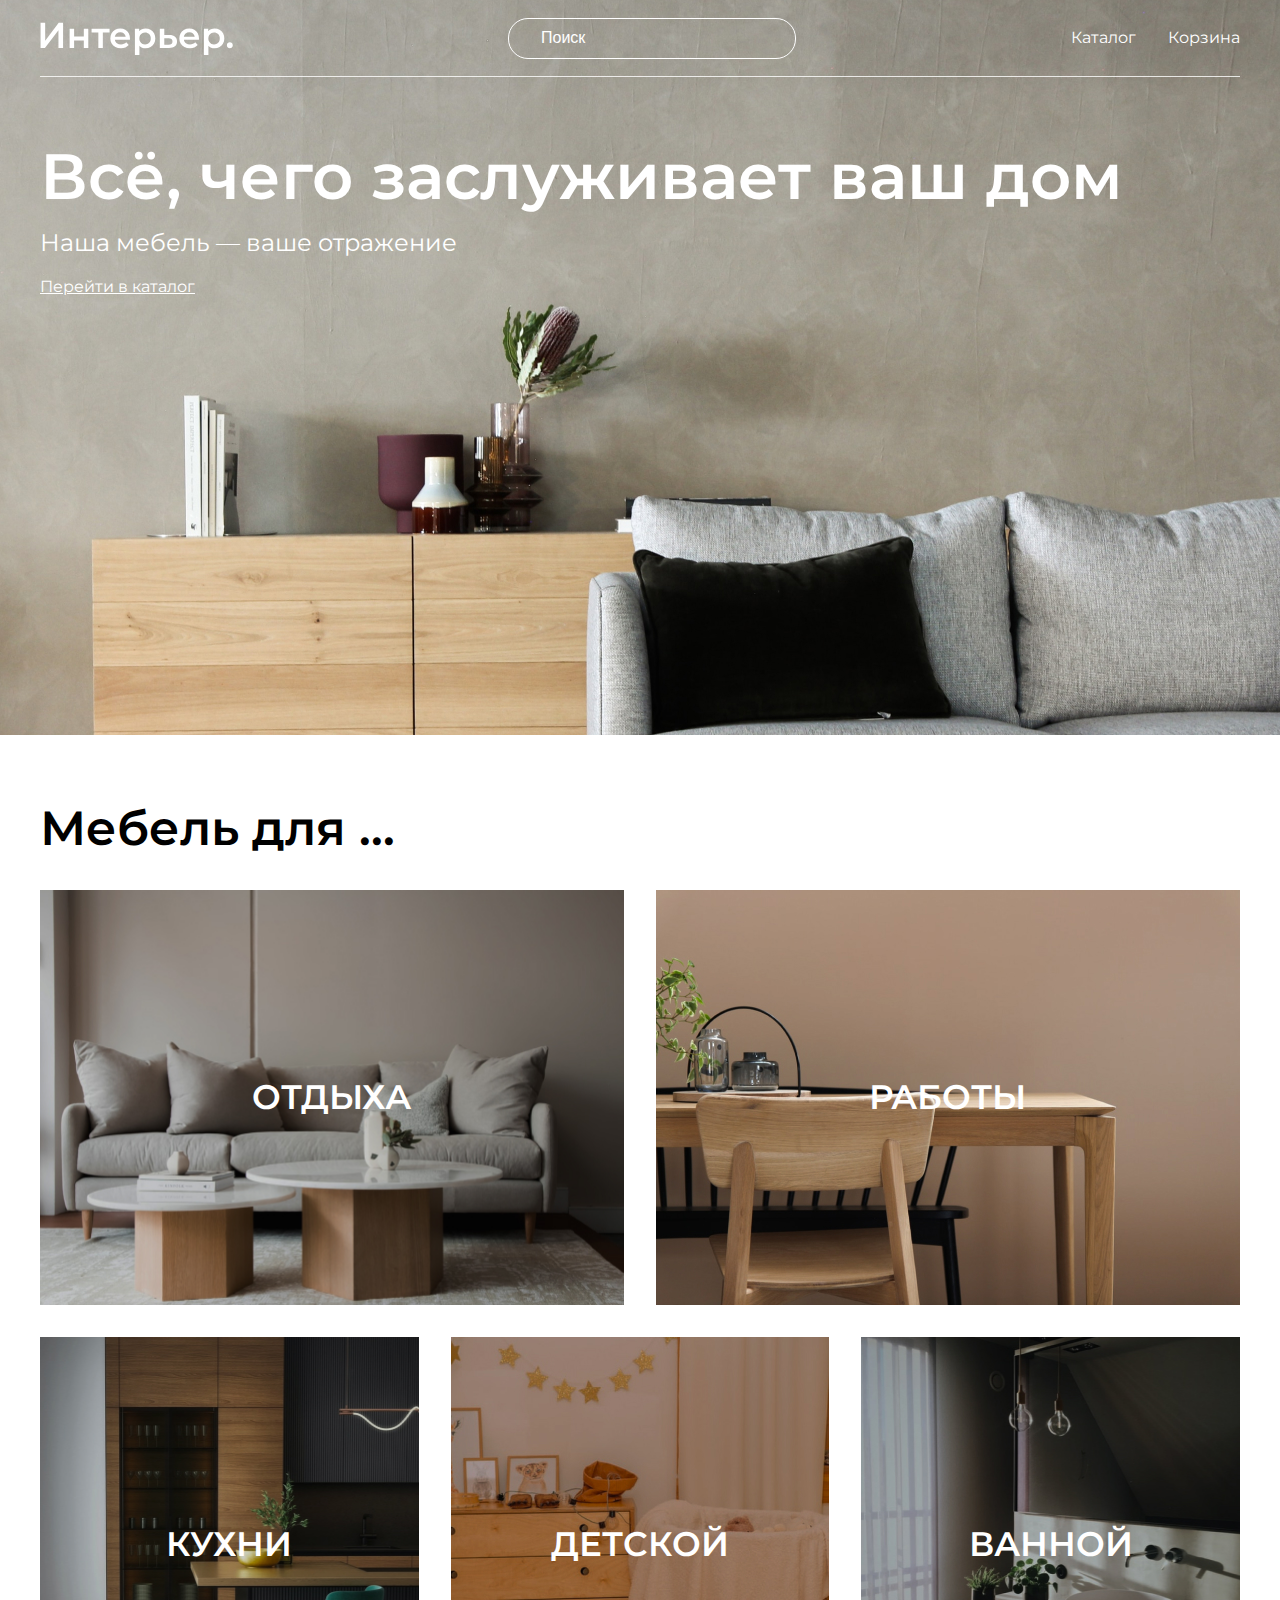
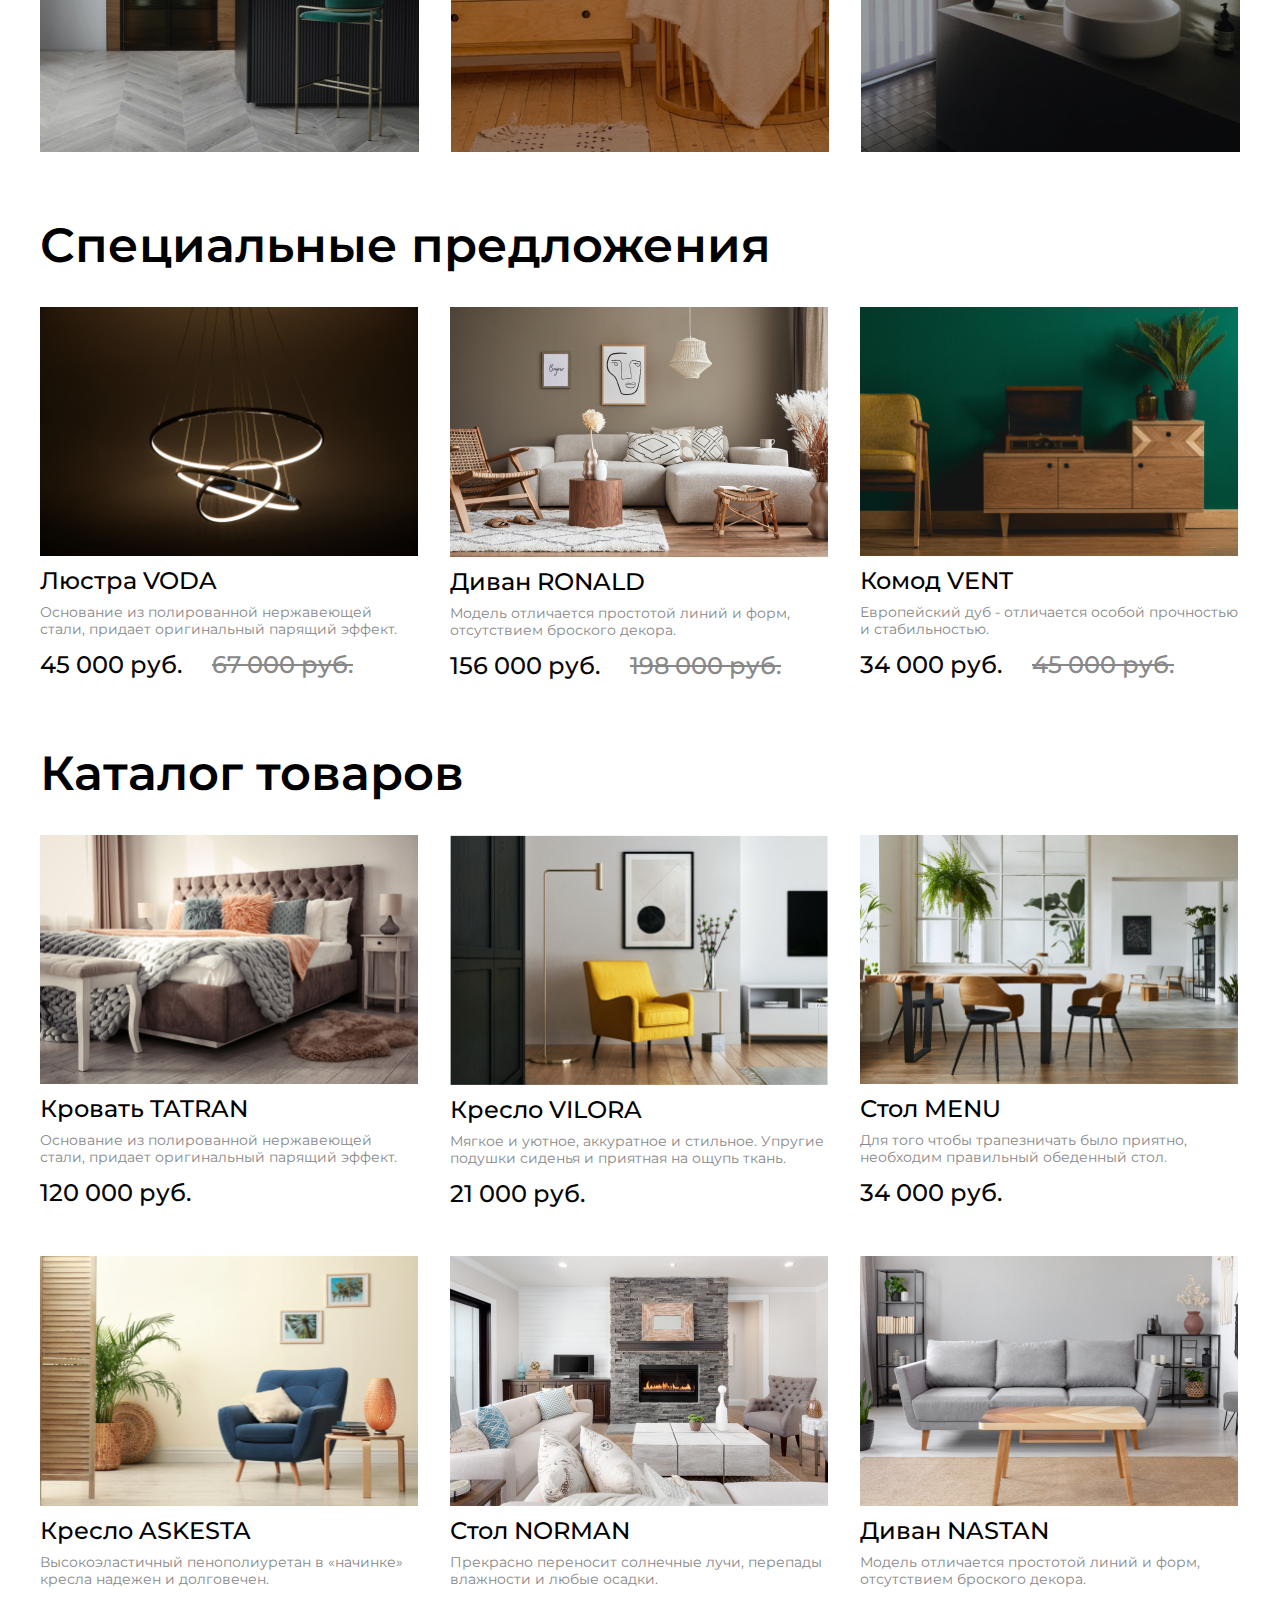
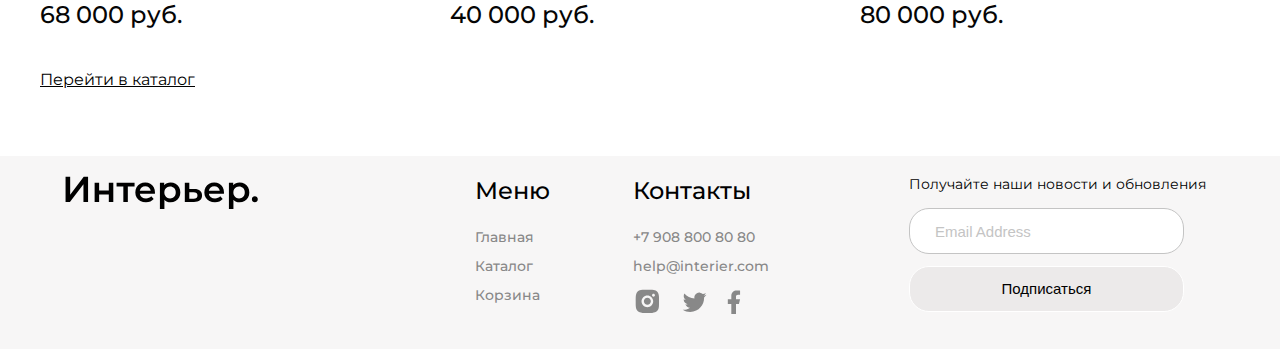
<file: index.html>
<!DOCTYPE html>
<html lang="ru">

<head>
  <meta charset="UTF-8">
  <meta http-equiv="X-UA-Compatible" content="IE=edge">
  <meta name="viewport" content="width=device-width, initial-scale=1.0">
  <title>Интернет-магазин</title>
  <link rel="preconnect" href="https://fonts.googleapis.com">
  <link rel="preconnect" href="https://fonts.gstatic.com" crossorigin>
  <link href="https://fonts.googleapis.com/css2?family=Montserrat:wght@400;500;600&display=swap" rel="stylesheet">
  <link rel="stylesheet" href="style.css">
</head>

<body>
 <div class="top center">
  <header class="main_header">
    <a class="logo" href="index.html"><img class="logo_img" src="img/logo.svg" alt="логотип"></a>
    <input placeholder="Поиск" class="header_input link_effect" type="text">
    <nav class="menu">
      <a href="catalog.html" class="menu_link link_effect">Каталог</a>
      <a href="cart.html" class="menu_link link_effect">Корзина</a> 
    </nav>
    <div class="menu_mob">
      <a href="#"><svg width="17" height="16" viewBox="0 0 17 16" fill="none" xmlns="http://www.w3.org/2000/svg">
        <path d="M2.7515 1.99141C1.59282 3.14838 0.918906 4.70363 0.867092 6.34023C0.815278 7.97682 1.38946 9.57159 2.47264 10.7995C3.55581 12.0275 5.06645 12.7962 6.69672 12.9491C8.29727 13.0991 9.89485 12.6444 11.1757 11.6766L14.5069 15.0085L14.5069 15.0085C14.5897 15.0914 14.6881 15.1571 14.7963 15.2019C14.9046 15.2468 15.0206 15.2698 15.1377 15.2698C15.2549 15.2698 15.3709 15.2468 15.4791 15.2019C15.5873 15.1571 15.6857 15.0914 15.7685 15.0085C15.8514 14.9257 15.9171 14.8274 15.9619 14.7191C16.0068 14.6109 16.0298 14.4949 16.0298 14.3777C16.0298 14.2606 16.0068 14.1446 15.9619 14.0363C15.9171 13.9281 15.8514 13.8298 15.7685 13.7469L15.7685 13.7469L12.4368 10.416C13.4021 9.13496 13.8547 7.53846 13.7038 5.93943C13.5501 4.31054 12.7816 2.80139 11.5547 1.719C10.3277 0.636623 8.73451 0.0623154 7.09916 0.11292C5.46381 0.163525 3.90917 0.835233 2.7515 1.99141ZM2.7515 1.99141L2.82216 2.06217L2.7515 1.99141ZM10.5895 3.25366C11.0271 3.68416 11.3751 4.19703 11.6135 4.76269C11.8518 5.32835 11.9758 5.93561 11.9783 6.54944C11.9808 7.16327 11.8618 7.77152 11.628 8.3391C11.3943 8.90669 11.0505 9.42238 10.6164 9.85642C10.1824 10.2905 9.66668 10.6343 9.09909 10.868C8.53151 11.1018 7.92326 11.2208 7.30943 11.2183C6.6956 11.2158 6.08834 11.0918 5.52268 10.8535C4.95702 10.6151 4.44415 10.2671 4.01365 9.82954C3.15334 8.95509 2.67341 7.77613 2.6784 6.54944C2.6834 5.32275 3.17291 4.14773 4.04032 3.28033C4.90772 2.41292 6.08274 1.92341 7.30943 1.91841C8.53612 1.91342 9.71508 2.39335 10.5895 3.25366Z" fill="white" stroke="white" stroke-width="0.2"/>
        </svg>
      </a>
      <a href="catalog.html"><svg width="19" height="19" viewBox="0 0 19 19" fill="none" xmlns="http://www.w3.org/2000/svg">
        <rect width="5" height="5" fill="white"/>
        <rect y="7" width="5" height="5" fill="white"/>
        <rect y="14" width="5" height="5" fill="white"/>
        <rect x="7" y="7" width="5" height="5" fill="white"/>
        <rect x="7" y="14" width="5" height="5" fill="white"/>
        <rect x="7" width="5" height="5" fill="white"/>
        <rect x="14" y="7" width="5" height="5" fill="white"/>
        <rect x="14" y="14" width="5" height="5" fill="white"/>
        <rect x="14" width="5" height="5" fill="white"/>
        </svg>
      </a>
      <a href="cart.html"><svg width="19" height="17" viewBox="0 0 19 17" fill="none" xmlns="http://www.w3.org/2000/svg">
        <path d="M11.5834 16.8333C12.1359 16.8333 12.6658 16.6138 13.0566 16.2231C13.4473 15.8324 13.6667 15.3025 13.6667 14.75C13.6667 14.1974 13.4473 13.6675 13.0566 13.2768C12.6658 12.8861 12.1359 12.6666 11.5834 12.6666C11.0309 12.6666 10.501 12.8861 10.1103 13.2768C9.71957 13.6675 9.50008 14.1974 9.50008 14.75C9.50008 15.3025 9.71957 15.8324 10.1103 16.2231C10.501 16.6138 11.0309 16.8333 11.5834 16.8333ZM4.29174 16.8333C4.84428 16.8333 5.37418 16.6138 5.76488 16.2231C6.15558 15.8324 6.37508 15.3025 6.37508 14.75C6.37508 14.1974 6.15558 13.6675 5.76488 13.2768C5.37418 12.8861 4.84428 12.6666 4.29174 12.6666C3.73921 12.6666 3.20931 12.8861 2.81861 13.2768C2.4279 13.6675 2.20841 14.1974 2.20841 14.75C2.20841 15.3025 2.4279 15.8324 2.81861 16.2231C3.20931 16.6138 3.73921 16.8333 4.29174 16.8333ZM17.873 2.16975C18.133 2.16136 18.3796 2.05217 18.5606 1.86525C18.7416 1.67834 18.8428 1.42836 18.8428 1.16819C18.8428 0.908013 18.7416 0.658037 18.5606 0.471123C18.3796 0.28421 18.133 0.175013 17.873 0.166626H16.674C15.7345 0.166626 14.922 0.818709 14.7178 1.73538L13.4126 7.61246C13.2084 8.52912 12.3959 9.18121 11.4563 9.18121H3.63133L2.12924 3.17079H11.8636C12.1212 3.15904 12.3644 3.04844 12.5425 2.86199C12.7206 2.67555 12.82 2.42761 12.82 2.16975C12.82 1.91189 12.7206 1.66395 12.5425 1.47751C12.3644 1.29106 12.1212 1.18046 11.8636 1.16871H2.12924C1.82473 1.16862 1.5242 1.23796 1.25051 1.37145C0.976816 1.50495 0.737162 1.69909 0.549763 1.93911C0.362364 2.17913 0.232155 2.45872 0.169035 2.75662C0.105913 3.05452 0.111544 3.36289 0.185495 3.65829L1.68758 9.66662C1.79586 10.1002 2.046 10.485 2.39821 10.7601C2.75042 11.0351 3.18447 11.1844 3.63133 11.1843H11.4563C12.368 11.1845 13.2524 10.8736 13.9636 10.3032C14.6748 9.73275 15.1701 8.93681 15.3678 8.04683L16.674 2.16975H17.873Z" fill="white"/>
        </svg>
      </a>
    </div>
  </header>

  <section class="top_content">
    <h1 class="title">Всё, чего заслуживает ваш дом</h1>
    <p class="top_text">Наша мебель — ваше отражение</p>
    <a href="catalog.html" class="catalog_link link_effect">Перейти в каталог</a>
  </section>
 </div>
  
<div class="for center">
  <h2 class="heading">Мебель для ...</h2>
  <div class="for_content">
    <div class="for_item for_item_1 for_item_big link_effect">ОТДЫХА</div>
    <div class="for_item for_item_2 for_item_big link_effect">РАБОТЫ</div>
    <div class="for_item for_item_3 link_effect">КУХНИ</div>
    <div class="for_item for_item_4 link_effect">ДЕТСКОЙ</div>
    <div class="for_item for_item_5 link_effect">ВАННОЙ</div>
  </div>
</div>

 <div class="product_box center">
    <h2 class="heading">Специальные предложения</h2>
    <div class="product_content">
      <div class="product">
        <img src="img/special_offer/voda.jpg" alt="Люстра_Вода" class="product_img">
        <a href="" class="product_name">Люстра VODA</a>
        <p class="product_description">Основание из полированной нержавеющей стали, придает оригинальный парящий эффект.</p>
        <div class="product_box_price">
          <span class="actual_price">45 000 руб.</span>
          <span class="actual_price old_price">67 000 руб.</span>
        </div>
      </div>
      
      <div class="product">
        <img src="img/special_offer/ronald.jpg" alt="Диван RONALD" class="product_img">
        <a href="" class="product_name">Диван RONALD</a>
        <p class="product_description">Модель отличается простотой линий и форм, отсутствием броского декора.</p>
        <div class="product_box_price">
          <span class="actual_price">156 000 руб.</span>
          <span class="actual_price old_price">198 000 руб.</span>
        </div>
      </div>

      <div class="product">
        <img src="img/special_offer/vent.jpg" alt="Комод VENT" class="product_img">
        <a href="" class="product_name">Комод VENT</a>
        <p class="product_description">Европейский дуб - отличается особой прочностью и стабильностью.</p>
        <div class="product_box_price">
          <span class="actual_price">34 000 руб.</span>
          <span class="actual_price old_price">45 000 руб.</span>
        </div>
      </div>

    </div>
 </div>

<div class="product_box center">
  <h2 class="heading" >Каталог товаров</h2>
  <div class="product_content">
    <div class="product">
      <img src="img/catalog/tatran.jpg" alt="Кровать TATRAN" class="product_img">
      <a href="" class="product_name">Кровать TATRAN</a>
      <p class="product_description">Основание из полированной нержавеющей стали, придает оригинальный парящий эффект.</p>
      <div class="product_box_price">
        <span class="actual_price">120 000 руб.</span>
      </div>
    </div>

    <div class="product">
      <img src="img/catalog/vilora.jpg" alt="Кресло VILORA" class="product_img">
      <a href="" class="product_name">Кресло VILORA</a>
      <p class="product_description">Мягкое и уютное, аккуратное и стильное. Упругие подушки сиденья и приятная на ощупь ткань.</p>
      <div class="product_box_price">
        <span class="actual_price">21 000 руб.</span>
      </div>
    </div>

    <div class="product">
      <img src="img/catalog/menu.jpg" alt="Стол MENU" class="product_img">
      <a href="" class="product_name">Стол MENU</a>
      <p class="product_description">Для того чтобы трапезничать было приятно, необходим правильный обеденный стол.</p>
      <div class="product_box_price">
        <span class="actual_price">34 000 руб.</span>
      </div>
    </div>

    <div class="product">
      <img src="img/catalog/askesta.png" alt="Кресло ASKESTA" class="product_img">
      <a href="" class="product_name">Кресло ASKESTA</a>
      <p class="product_description">Высокоэластичный пенополиуретан в «начинке» кресла надежен и долговечен.</p>
      <div class="product_box_price">
        <span class="actual_price">68 000 руб.</span>
      </div>
    </div>

    <div class="product">
      <img src="img/catalog/norman.jpg" alt="Стол NORMAN" class="product_img">
      <a href="" class="product_name">Стол NORMAN</a>
      <p class="product_description">Прекрасно переносит солнечные лучи, перепады влажности и любые осадки.</p>
      <div class="product_box_price">
        <span class="actual_price">40 000 руб.</span>
      </div>
    </div>

    <div class="product">
      <img src="img/catalog/nastan.jpg" alt="Диван NASTAN" class="product_img">
      <a href="" class="product_name">Диван NASTAN</a>
      <p class="product_description">Модель отличается простотой линий и форм, отсутствием броского декора.</p>
      <div class="product_box_price">
        <span class="actual_price">80 000 руб.</span>
      </div>
    </div>
  </div>

</div>

<div class="link_box center">
    <a href="catalog.html" class="catalog_link catalog_link_footer link_effect">Перейти в каталог</a>
</div>
  
<footer>
<div class="footer center">

  <div class="footer_logo">
    <a class="logo" href="index.html"><img class="logo_footer" src="img/logo_footer.svg" alt="логотип"></a>
  </div>

  <div class="footer_content">
    <div class="footer_info">
      <div class="nav_footer_item">
        <h4 class="header_menu_and_contacts">Меню</h4>
        <a href="index.html" class="contacts link_effect">Главная</a>
        <a href="catalog.html" class="contacts link_effect">Каталог</a>
        <a href="cart.html" class="contacts link_effect">Корзина</a>
      </div>

      <div class="footer_item">
        <h4 class="header_menu_and_contacts">Контакты</h4>
        <a href="#" class="contacts link_effect">+7 908 800 80 80</a>
        <a href="#" class="contacts link_effect">help@interier.com</a>
        <div class="footer_icons">
          <a href="#" class="link_effect"><img src="img/inst.svg" alt="Инстаграм"></a>
          <a href="#" class="link_effect"><img src="img/twitter.svg" alt="Твиттер"></a>
          <a href="#" class="link_effect"><img src="img/facebook.svg" alt="Фейсбук"></a>
        </div>
      </div>
    </div>

    <div class="footer_form">
      <form action="#">
        <p class="news_and_update">Получайте наши новости и обновления</p>
        <input placeholder="Email Address" type="email" class="email_area link_effect"> <br>
        <button class="button mybtn link_effect">Подписаться</button>
      </form>
    </div>
  </div>

</div>
</footer>

</body>

</html>
</file>
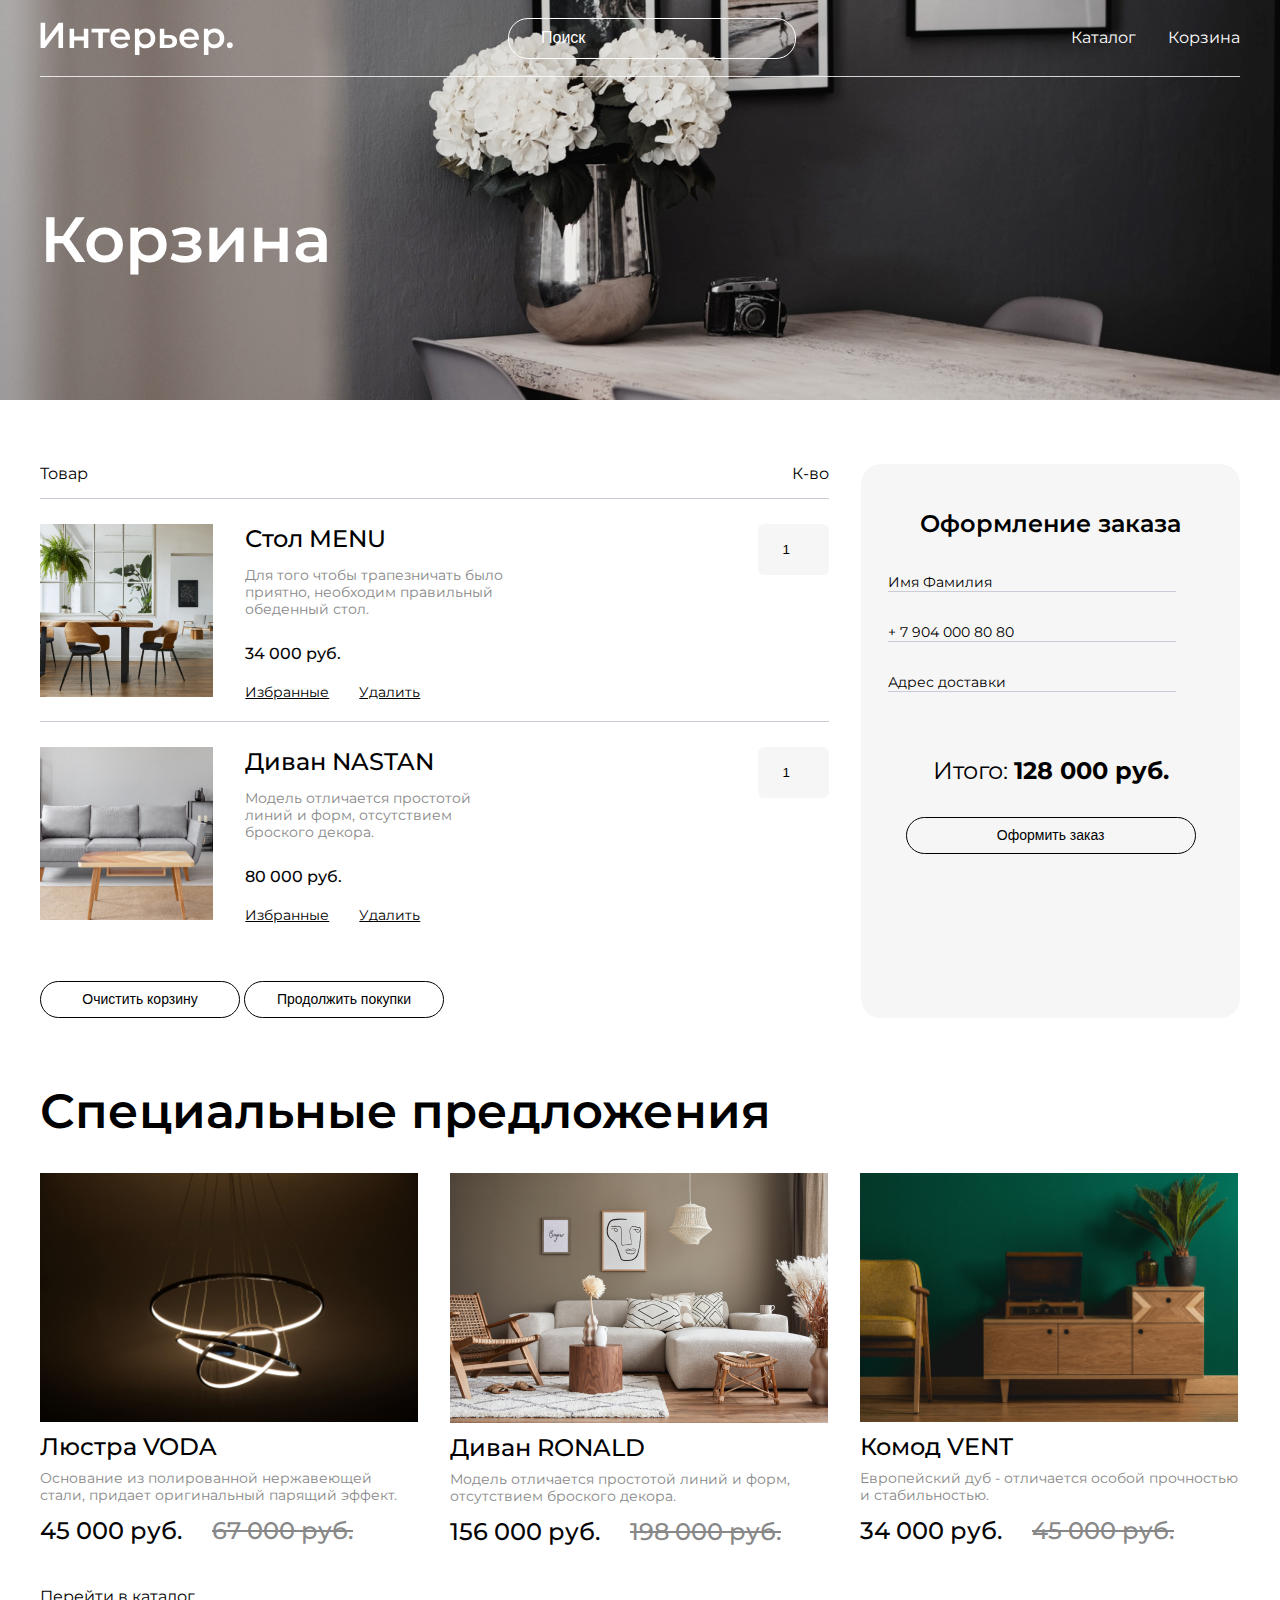
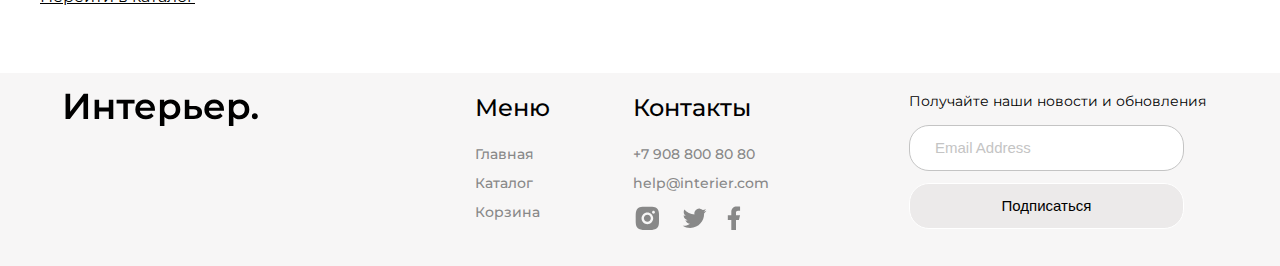
<file: cart.html>
<!DOCTYPE html>
<html lang="ru">

<head>
  <meta charset="UTF-8">
  <meta http-equiv="X-UA-Compatible" content="IE=edge">
  <meta name="viewport" content="width=device-width, initial-scale=1.0">
  <title>Корзина</title>
  <link rel="preconnect" href="https://fonts.googleapis.com">
  <link rel="preconnect" href="https://fonts.gstatic.com" crossorigin>
  <link href="https://fonts.googleapis.com/css2?family=Montserrat:wght@400;500;600&display=swap" rel="stylesheet">
  <link rel="stylesheet" href="style.css">
</head>

<body>
 <div class="top_cart center">
  <header class="main_header">
    <a class="logo" href="index.html"><img class="logo_img" src="img/logo.svg" alt="логотип"></a>
    <input placeholder="Поиск" class="header_input link_effect" type="text">
    <nav class="menu">
      <a href="catalog.html" class="menu_link link_effect">Каталог</a>
      <a href="cart.html" class="menu_link link_effect">Корзина</a> 
    </nav>
    <div class="menu_mob">
      <a href="#"><svg width="17" height="16" viewBox="0 0 17 16" fill="none" xmlns="http://www.w3.org/2000/svg">
        <path d="M2.7515 1.99141C1.59282 3.14838 0.918906 4.70363 0.867092 6.34023C0.815278 7.97682 1.38946 9.57159 2.47264 10.7995C3.55581 12.0275 5.06645 12.7962 6.69672 12.9491C8.29727 13.0991 9.89485 12.6444 11.1757 11.6766L14.5069 15.0085L14.5069 15.0085C14.5897 15.0914 14.6881 15.1571 14.7963 15.2019C14.9046 15.2468 15.0206 15.2698 15.1377 15.2698C15.2549 15.2698 15.3709 15.2468 15.4791 15.2019C15.5873 15.1571 15.6857 15.0914 15.7685 15.0085C15.8514 14.9257 15.9171 14.8274 15.9619 14.7191C16.0068 14.6109 16.0298 14.4949 16.0298 14.3777C16.0298 14.2606 16.0068 14.1446 15.9619 14.0363C15.9171 13.9281 15.8514 13.8298 15.7685 13.7469L15.7685 13.7469L12.4368 10.416C13.4021 9.13496 13.8547 7.53846 13.7038 5.93943C13.5501 4.31054 12.7816 2.80139 11.5547 1.719C10.3277 0.636623 8.73451 0.0623154 7.09916 0.11292C5.46381 0.163525 3.90917 0.835233 2.7515 1.99141ZM2.7515 1.99141L2.82216 2.06217L2.7515 1.99141ZM10.5895 3.25366C11.0271 3.68416 11.3751 4.19703 11.6135 4.76269C11.8518 5.32835 11.9758 5.93561 11.9783 6.54944C11.9808 7.16327 11.8618 7.77152 11.628 8.3391C11.3943 8.90669 11.0505 9.42238 10.6164 9.85642C10.1824 10.2905 9.66668 10.6343 9.09909 10.868C8.53151 11.1018 7.92326 11.2208 7.30943 11.2183C6.6956 11.2158 6.08834 11.0918 5.52268 10.8535C4.95702 10.6151 4.44415 10.2671 4.01365 9.82954C3.15334 8.95509 2.67341 7.77613 2.6784 6.54944C2.6834 5.32275 3.17291 4.14773 4.04032 3.28033C4.90772 2.41292 6.08274 1.92341 7.30943 1.91841C8.53612 1.91342 9.71508 2.39335 10.5895 3.25366Z" fill="white" stroke="white" stroke-width="0.2"/>
        </svg>
      </a>
      <a href="catalog.html"><svg width="19" height="19" viewBox="0 0 19 19" fill="none" xmlns="http://www.w3.org/2000/svg">
        <rect width="5" height="5" fill="white"/>
        <rect y="7" width="5" height="5" fill="white"/>
        <rect y="14" width="5" height="5" fill="white"/>
        <rect x="7" y="7" width="5" height="5" fill="white"/>
        <rect x="7" y="14" width="5" height="5" fill="white"/>
        <rect x="7" width="5" height="5" fill="white"/>
        <rect x="14" y="7" width="5" height="5" fill="white"/>
        <rect x="14" y="14" width="5" height="5" fill="white"/>
        <rect x="14" width="5" height="5" fill="white"/>
        </svg>
      </a>
      <a href="cart.html"><svg width="19" height="17" viewBox="0 0 19 17" fill="none" xmlns="http://www.w3.org/2000/svg">
        <path d="M11.5834 16.8333C12.1359 16.8333 12.6658 16.6138 13.0566 16.2231C13.4473 15.8324 13.6667 15.3025 13.6667 14.75C13.6667 14.1974 13.4473 13.6675 13.0566 13.2768C12.6658 12.8861 12.1359 12.6666 11.5834 12.6666C11.0309 12.6666 10.501 12.8861 10.1103 13.2768C9.71957 13.6675 9.50008 14.1974 9.50008 14.75C9.50008 15.3025 9.71957 15.8324 10.1103 16.2231C10.501 16.6138 11.0309 16.8333 11.5834 16.8333ZM4.29174 16.8333C4.84428 16.8333 5.37418 16.6138 5.76488 16.2231C6.15558 15.8324 6.37508 15.3025 6.37508 14.75C6.37508 14.1974 6.15558 13.6675 5.76488 13.2768C5.37418 12.8861 4.84428 12.6666 4.29174 12.6666C3.73921 12.6666 3.20931 12.8861 2.81861 13.2768C2.4279 13.6675 2.20841 14.1974 2.20841 14.75C2.20841 15.3025 2.4279 15.8324 2.81861 16.2231C3.20931 16.6138 3.73921 16.8333 4.29174 16.8333ZM17.873 2.16975C18.133 2.16136 18.3796 2.05217 18.5606 1.86525C18.7416 1.67834 18.8428 1.42836 18.8428 1.16819C18.8428 0.908013 18.7416 0.658037 18.5606 0.471123C18.3796 0.28421 18.133 0.175013 17.873 0.166626H16.674C15.7345 0.166626 14.922 0.818709 14.7178 1.73538L13.4126 7.61246C13.2084 8.52912 12.3959 9.18121 11.4563 9.18121H3.63133L2.12924 3.17079H11.8636C12.1212 3.15904 12.3644 3.04844 12.5425 2.86199C12.7206 2.67555 12.82 2.42761 12.82 2.16975C12.82 1.91189 12.7206 1.66395 12.5425 1.47751C12.3644 1.29106 12.1212 1.18046 11.8636 1.16871H2.12924C1.82473 1.16862 1.5242 1.23796 1.25051 1.37145C0.976816 1.50495 0.737162 1.69909 0.549763 1.93911C0.362364 2.17913 0.232155 2.45872 0.169035 2.75662C0.105913 3.05452 0.111544 3.36289 0.185495 3.65829L1.68758 9.66662C1.79586 10.1002 2.046 10.485 2.39821 10.7601C2.75042 11.0351 3.18447 11.1844 3.63133 11.1843H11.4563C12.368 11.1845 13.2524 10.8736 13.9636 10.3032C14.6748 9.73275 15.1701 8.93681 15.3678 8.04683L16.674 2.16975H17.873Z" fill="white"/>
        </svg>
      </a>
    </div>
  </header>

  <section class="top_content">
    <h1 class="title margin_title">Корзина</h1>
  </section>
 </div>
  
<div class="cart center">
  <div class="cart_content">
    <div class="cart_name_box">
      <p>Товар</p>
      <p>К-во</p>
    </div>
    <div class="cart_item">
      <div class="cart_left">
        <img src="img/catalog/menu.jpg" alt="Стол MENU" class="cart_left_img">
      </div>
      <div class="cart_info">
        <h4 class="cart_product_name">Стол MENU</h4>
        <p class="product_description cart_product_description">Для того чтобы трапезничать было приятно, необходим правильный обеденный стол.</p>
        <p class="cart_price">34 000 руб.</p>
        <div class="cart_info_link">
          <a href="#" class="cart_catalog_link link_effect">Избранные</a>
          <a href="#" class="cart_catalog_link link_effect">Удалить</a>
        </div>
      </div>
      <div class="cart_input">
       <input type="number" min="1" value="1" class="cart_input_number">
      </div>
    </div>

    <div class="cart_item">
      <div class="cart_left">
        <img src="img/catalog/nastan.jpg" alt="Диван NASTAN" class="cart_left_img">
      </div>
      <div class="cart_info">
        <h4 class="cart_product_name">Диван NASTAN</h4>
        <p class="product_description cart_product_description">Модель отличается простотой линий и форм, отсутствием броского декора.</p>
        <p class="cart_price">80 000 руб.</p>
        <div class="cart_info_link">
          <a href="#" class="cart_catalog_link link_effect">Избранные</a>
          <a href="#" class="cart_catalog_link link_effect">Удалить</a>
        </div>
      </div>
      <div class="cart_input">
       <input type="number" min="1" value="1" class="cart_input_number">
      </div>
    </div>

    <div class="cart_button">
      <form class="cart_button_form" action="#">
        <button class="cart_button_link link_effect">Очистить корзину</button>
        <button class="cart_button_link link_effect">Продолжить покупки</button>
      </form>
    </div>
  </div>


  <div class="cart_form">
    <h4 class="cart_form_title">Оформление заказа</h4>
    <form class="form" action="#">
      <input class="form_item" type="text" placeholder="Имя Фамилия">
      <input class="form_item" type="tel" placeholder="+ 7 904 000 80 80">
      <input class="form_item" type="text" placeholder="Адрес доставки">
    </form>
    <h4 class="form_value">Итого: <span class="form_value form_value_price">128 000 руб.</span></h4>
    <div class="form_button">
        <button class="cart_button_link form_button">Оформить заказ</button>
    </div>
  </div>
</div>

 <div class="product_box center">
    <h2 class="heading">Специальные предложения</h2>
    <div class="product_content">
      <div class="product">
        <img src="img/special_offer/voda.jpg" alt="Люстра_Вода" class="product_img">
        <a href="" class="product_name">Люстра VODA</a>
        <p class="product_description">Основание из полированной нержавеющей стали, придает оригинальный парящий эффект.</p>
        <div class="product_box_price">
          <span class="actual_price">45 000 руб.</span>
          <span class="actual_price old_price">67 000 руб.</span>
        </div>
      </div>
      
      <div class="product">
        <img src="img/special_offer/ronald.jpg" alt="Диван RONALD" class="product_img">
        <a href="" class="product_name">Диван RONALD</a>
        <p class="product_description">Модель отличается простотой линий и форм, отсутствием броского декора.</p>
        <div class="product_box_price">
          <span class="actual_price">156 000 руб.</span>
          <span class="actual_price old_price">198 000 руб.</span>
        </div>
      </div>

      <div class="product">
        <img src="img/special_offer/vent.jpg" alt="Комод VENT" class="product_img">
        <a href="" class="product_name">Комод VENT</a>
        <p class="product_description">Европейский дуб - отличается особой прочностью и стабильностью.</p>
        <div class="product_box_price">
          <span class="actual_price">34 000 руб.</span>
          <span class="actual_price old_price">45 000 руб.</span>
        </div>
      </div>

    </div>
 </div>

<div class="link_box center">
    <a href="catalog.html" class="catalog_link catalog_link_footer link_effect">Перейти в каталог</a>
</div>
  
<footer>
  <div class="footer center">
  
    <div class="footer_logo">
      <a class="logo" href="index.html"><img class="logo_footer" src="img/logo_footer.svg" alt="логотип"></a>
    </div>
  
    <div class="footer_content">
      <div class="footer_info">
        <div class="nav_footer_item">
          <h4 class="header_menu_and_contacts">Меню</h4>
          <a href="index.html" class="contacts link_effect">Главная</a>
          <a href="catalog.html" class="contacts link_effect">Каталог</a>
          <a href="cart.html" class="contacts link_effect">Корзина</a>
        </div>
  
        <div class="footer_item">
          <h4 class="header_menu_and_contacts">Контакты</h4>
          <a href="#" class="contacts link_effect">+7 908 800 80 80</a>
          <a href="#" class="contacts link_effect">help@interier.com</a>
          <div class="footer_icons">
            <a href="#" class="link_effect"><img src="img/inst.svg" alt="Инстаграм"></a>
            <a href="#" class="link_effect"><img src="img/twitter.svg" alt="Твиттер"></a>
            <a href="#" class="link_effect"><img src="img/facebook.svg" alt="Фейсбук"></a>
          </div>
        </div>
      </div>
  
      <div class="footer_form">
        <form action="#">
          <p class="news_and_update">Получайте наши новости и обновления</p>
          <input placeholder="Email Address" type="email" class="email_area link_effect"> <br>
          <button class="button mybtn link_effect">Подписаться</button>
        </form>
      </div>
    </div>
  
  </div>
  </footer>

</body>

</html>
</file>
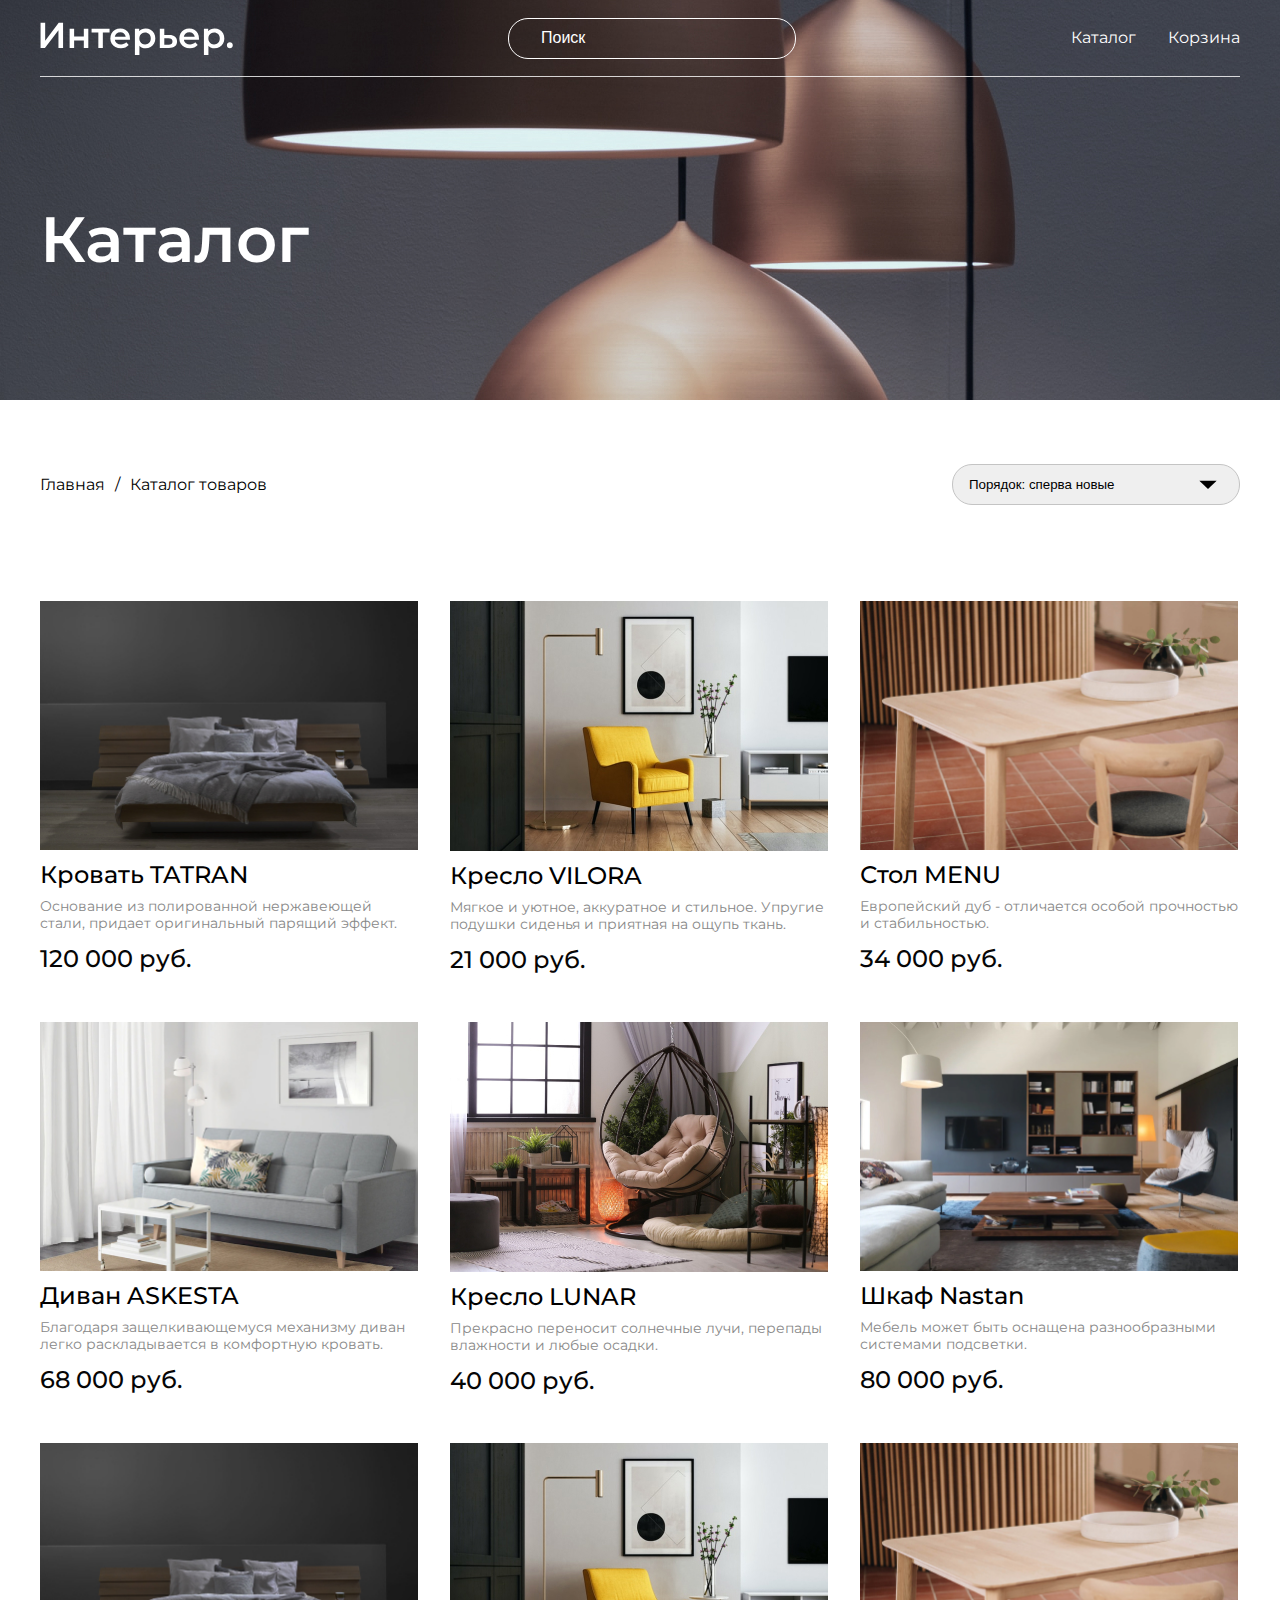
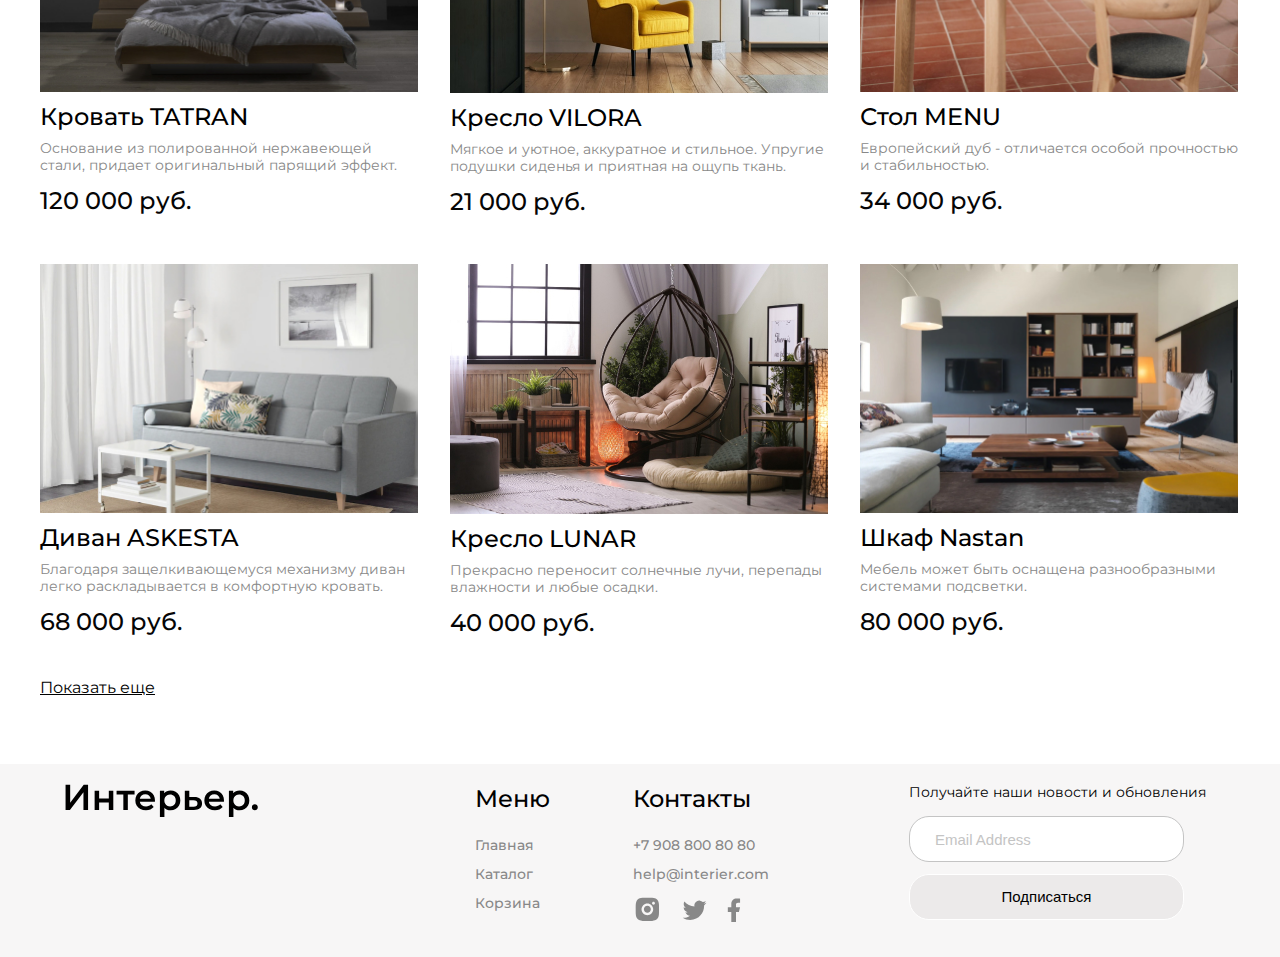
<file: catalog.html>
<!DOCTYPE html>
<html lang="ru">

<head>
  <meta charset="UTF-8">
  <meta http-equiv="X-UA-Compatible" content="IE=edge">
  <meta name="viewport" content="width=device-width, initial-scale=1.0">
  <title>Каталог</title>
  <link rel="preconnect" href="https://fonts.googleapis.com">
  <link rel="preconnect" href="https://fonts.gstatic.com" crossorigin>
  <link href="https://fonts.googleapis.com/css2?family=Montserrat:wght@400;500;600&display=swap" rel="stylesheet">
  <link rel="stylesheet" href="style.css">
</head>

<body>
 <div class="top_catalog center">
  <header class="main_header">
    <a class="logo" href="index.html"><img class="logo_img" src="img/logo.svg" alt="логотип"></a>
    <input placeholder="Поиск" class="header_input link_effect" type="text">
    <nav class="menu">
      <a href="catalog.html" class="menu_link link_effect">Каталог</a>
      <a href="cart.html" class="menu_link link_effect">Корзина</a> 
    </nav>
    <div class="menu_mob">
      <a href="#"><svg width="17" height="16" viewBox="0 0 17 16" fill="none" xmlns="http://www.w3.org/2000/svg">
        <path d="M2.7515 1.99141C1.59282 3.14838 0.918906 4.70363 0.867092 6.34023C0.815278 7.97682 1.38946 9.57159 2.47264 10.7995C3.55581 12.0275 5.06645 12.7962 6.69672 12.9491C8.29727 13.0991 9.89485 12.6444 11.1757 11.6766L14.5069 15.0085L14.5069 15.0085C14.5897 15.0914 14.6881 15.1571 14.7963 15.2019C14.9046 15.2468 15.0206 15.2698 15.1377 15.2698C15.2549 15.2698 15.3709 15.2468 15.4791 15.2019C15.5873 15.1571 15.6857 15.0914 15.7685 15.0085C15.8514 14.9257 15.9171 14.8274 15.9619 14.7191C16.0068 14.6109 16.0298 14.4949 16.0298 14.3777C16.0298 14.2606 16.0068 14.1446 15.9619 14.0363C15.9171 13.9281 15.8514 13.8298 15.7685 13.7469L15.7685 13.7469L12.4368 10.416C13.4021 9.13496 13.8547 7.53846 13.7038 5.93943C13.5501 4.31054 12.7816 2.80139 11.5547 1.719C10.3277 0.636623 8.73451 0.0623154 7.09916 0.11292C5.46381 0.163525 3.90917 0.835233 2.7515 1.99141ZM2.7515 1.99141L2.82216 2.06217L2.7515 1.99141ZM10.5895 3.25366C11.0271 3.68416 11.3751 4.19703 11.6135 4.76269C11.8518 5.32835 11.9758 5.93561 11.9783 6.54944C11.9808 7.16327 11.8618 7.77152 11.628 8.3391C11.3943 8.90669 11.0505 9.42238 10.6164 9.85642C10.1824 10.2905 9.66668 10.6343 9.09909 10.868C8.53151 11.1018 7.92326 11.2208 7.30943 11.2183C6.6956 11.2158 6.08834 11.0918 5.52268 10.8535C4.95702 10.6151 4.44415 10.2671 4.01365 9.82954C3.15334 8.95509 2.67341 7.77613 2.6784 6.54944C2.6834 5.32275 3.17291 4.14773 4.04032 3.28033C4.90772 2.41292 6.08274 1.92341 7.30943 1.91841C8.53612 1.91342 9.71508 2.39335 10.5895 3.25366Z" fill="white" stroke="white" stroke-width="0.2"/>
        </svg>
      </a>
      <a href="catalog.html"><svg width="19" height="19" viewBox="0 0 19 19" fill="none" xmlns="http://www.w3.org/2000/svg">
        <rect width="5" height="5" fill="white"/>
        <rect y="7" width="5" height="5" fill="white"/>
        <rect y="14" width="5" height="5" fill="white"/>
        <rect x="7" y="7" width="5" height="5" fill="white"/>
        <rect x="7" y="14" width="5" height="5" fill="white"/>
        <rect x="7" width="5" height="5" fill="white"/>
        <rect x="14" y="7" width="5" height="5" fill="white"/>
        <rect x="14" y="14" width="5" height="5" fill="white"/>
        <rect x="14" width="5" height="5" fill="white"/>
        </svg>
      </a>
      <a href="cart.html"><svg width="19" height="17" viewBox="0 0 19 17" fill="none" xmlns="http://www.w3.org/2000/svg">
        <path d="M11.5834 16.8333C12.1359 16.8333 12.6658 16.6138 13.0566 16.2231C13.4473 15.8324 13.6667 15.3025 13.6667 14.75C13.6667 14.1974 13.4473 13.6675 13.0566 13.2768C12.6658 12.8861 12.1359 12.6666 11.5834 12.6666C11.0309 12.6666 10.501 12.8861 10.1103 13.2768C9.71957 13.6675 9.50008 14.1974 9.50008 14.75C9.50008 15.3025 9.71957 15.8324 10.1103 16.2231C10.501 16.6138 11.0309 16.8333 11.5834 16.8333ZM4.29174 16.8333C4.84428 16.8333 5.37418 16.6138 5.76488 16.2231C6.15558 15.8324 6.37508 15.3025 6.37508 14.75C6.37508 14.1974 6.15558 13.6675 5.76488 13.2768C5.37418 12.8861 4.84428 12.6666 4.29174 12.6666C3.73921 12.6666 3.20931 12.8861 2.81861 13.2768C2.4279 13.6675 2.20841 14.1974 2.20841 14.75C2.20841 15.3025 2.4279 15.8324 2.81861 16.2231C3.20931 16.6138 3.73921 16.8333 4.29174 16.8333ZM17.873 2.16975C18.133 2.16136 18.3796 2.05217 18.5606 1.86525C18.7416 1.67834 18.8428 1.42836 18.8428 1.16819C18.8428 0.908013 18.7416 0.658037 18.5606 0.471123C18.3796 0.28421 18.133 0.175013 17.873 0.166626H16.674C15.7345 0.166626 14.922 0.818709 14.7178 1.73538L13.4126 7.61246C13.2084 8.52912 12.3959 9.18121 11.4563 9.18121H3.63133L2.12924 3.17079H11.8636C12.1212 3.15904 12.3644 3.04844 12.5425 2.86199C12.7206 2.67555 12.82 2.42761 12.82 2.16975C12.82 1.91189 12.7206 1.66395 12.5425 1.47751C12.3644 1.29106 12.1212 1.18046 11.8636 1.16871H2.12924C1.82473 1.16862 1.5242 1.23796 1.25051 1.37145C0.976816 1.50495 0.737162 1.69909 0.549763 1.93911C0.362364 2.17913 0.232155 2.45872 0.169035 2.75662C0.105913 3.05452 0.111544 3.36289 0.185495 3.65829L1.68758 9.66662C1.79586 10.1002 2.046 10.485 2.39821 10.7601C2.75042 11.0351 3.18447 11.1844 3.63133 11.1843H11.4563C12.368 11.1845 13.2524 10.8736 13.9636 10.3032C14.6748 9.73275 15.1701 8.93681 15.3678 8.04683L16.674 2.16975H17.873Z" fill="white"/>
        </svg>
      </a>
    </div>
  </header>

  <section class="top_content">
    <h1 class="title margin_title">Каталог</h1>
  </section>
 </div>
  
<div class="top_sorting center">
  <div class="top_sorting_link">
    <div class="top_sorting_link_index link_effect"><a href="index.html">Главная</a></div> / <div class="top_sorting_link_catalog link_effect"><a href="catalog.html">Каталог товаров</a></div>
  </div>
  <div class="top_sorting_select">
    <form action="#">
      <select class="top_sorting_select_catalog link_effect">
        <option value="Порядок: сперва новые">Порядок: сперва новые</option>
        <option value="Порядок: сперва старые">Порядок: сперва старые</option>
      </select>
    </form>
  </div>
</div>

<div class="product_box center">
  <div class="product_content">
    <div class="product">
      <img src="img/catalog_page/tatran.jpg" alt="Кровать TATRAN" class="product_img">
      <a href="" class="product_name">Кровать TATRAN</a>
      <p class="product_description">Основание из полированной нержавеющей стали, придает оригинальный парящий эффект.</p>
      <div class="product_box_price">
        <span class="actual_price">120 000 руб.</span>
      </div>
    </div>

    <div class="product">
      <img src="img/catalog_page/vilora.jpg" alt="Кресло VILORA" class="product_img">
      <a href="" class="product_name">Кресло VILORA</a>
      <p class="product_description">Мягкое и уютное, аккуратное и стильное. Упругие подушки сиденья и приятная на ощупь ткань.</p>
      <div class="product_box_price">
        <span class="actual_price">21 000 руб.</span>
      </div>
    </div>

    <div class="product">
      <img src="img/catalog_page/menu.jpg" alt="Стол MENU" class="product_img">
      <a href="" class="product_name">Стол MENU</a>
      <p class="product_description">Европейский дуб - отличается особой прочностью и стабильностью.</p>
      <div class="product_box_price">
        <span class="actual_price">34 000 руб.</span>
      </div>
    </div>

    <div class="product">
      <img src="img/catalog_page/askesta.jpg" alt="Диван ASKESTA" class="product_img">
      <a href="" class="product_name">Диван ASKESTA</a>
      <p class="product_description">Благодаря защелкивающемуся механизму диван легко раскладывается в комфортную кровать.</p>
      <div class="product_box_price">
        <span class="actual_price">68 000 руб.</span>
      </div>
    </div>

    <div class="product">
      <img src="img/catalog_page/lunar.jpg" alt="Кресло LUNAR" class="product_img">
      <a href="" class="product_name">Кресло LUNAR</a>
      <p class="product_description">Прекрасно переносит солнечные лучи, перепады влажности и любые осадки.</p>
      <div class="product_box_price">
        <span class="actual_price">40 000 руб.</span>
      </div>
    </div>

    <div class="product">
      <img src="img/catalog_page/nastan.jpg" alt="Шкаф Nastan" class="product_img">
      <a href="" class="product_name">Шкаф Nastan</a>
      <p class="product_description">Мебель может быть оснащена разнообразными системами подсветки.</p>
      <div class="product_box_price">
        <span class="actual_price">80 000 руб.</span>
      </div>
    </div>

    <div class="product">
      <img src="img/catalog_page/tatran.jpg" alt="Кровать TATRAN" class="product_img">
      <a href="" class="product_name">Кровать TATRAN</a>
      <p class="product_description">Основание из полированной нержавеющей стали, придает оригинальный парящий эффект.</p>
      <div class="product_box_price">
        <span class="actual_price">120 000 руб.</span>
      </div>
    </div>

    <div class="product">
      <img src="img/catalog_page/vilora.jpg" alt="Кресло VILORA" class="product_img">
      <a href="" class="product_name">Кресло VILORA</a>
      <p class="product_description">Мягкое и уютное, аккуратное и стильное. Упругие подушки сиденья и приятная на ощупь ткань.</p>
      <div class="product_box_price">
        <span class="actual_price">21 000 руб.</span>
      </div>
    </div>

    <div class="product">
      <img src="img/catalog_page/menu.jpg" alt="Стол MENU" class="product_img">
      <a href="" class="product_name">Стол MENU</a>
      <p class="product_description">Европейский дуб - отличается особой прочностью и стабильностью.</p>
      <div class="product_box_price">
        <span class="actual_price">34 000 руб.</span>
      </div>
    </div>

    <div class="product">
      <img src="img/catalog_page/askesta.jpg" alt="Диван ASKESTA" class="product_img">
      <a href="" class="product_name">Диван ASKESTA</a>
      <p class="product_description">Благодаря защелкивающемуся механизму диван легко раскладывается в комфортную кровать.</p>
      <div class="product_box_price">
        <span class="actual_price">68 000 руб.</span>
      </div>
    </div>

    <div class="product">
      <img src="img/catalog_page/lunar.jpg" alt="Кресло LUNAR" class="product_img">
      <a href="" class="product_name">Кресло LUNAR</a>
      <p class="product_description">Прекрасно переносит солнечные лучи, перепады влажности и любые осадки.</p>
      <div class="product_box_price">
        <span class="actual_price">40 000 руб.</span>
      </div>
    </div>

    <div class="product">
      <img src="img/catalog_page/nastan.jpg" alt="Шкаф Nastan" class="product_img">
      <a href="" class="product_name">Шкаф Nastan</a>
      <p class="product_description">Мебель может быть оснащена разнообразными системами подсветки.</p>
      <div class="product_box_price">
        <span class="actual_price">80 000 руб.</span>
      </div>
    </div>
  </div>

</div>

<div class="link_box center">
    <a href="catalog.html" class="catalog_link catalog_link_footer link_effect">Показать еще</a>
</div>
  
<footer>
  <div class="footer center">
  
    <div class="footer_logo">
      <a class="logo" href="index.html"><img class="logo_footer" src="img/logo_footer.svg" alt="логотип"></a>
    </div>
  
    <div class="footer_content">
      <div class="footer_info">
        <div class="nav_footer_item">
          <h4 class="header_menu_and_contacts">Меню</h4>
          <a href="index.html" class="contacts link_effect">Главная</a>
          <a href="catalog.html" class="contacts link_effect">Каталог</a>
          <a href="cart.html" class="contacts link_effect">Корзина</a>
        </div>
  
        <div class="footer_item">
          <h4 class="header_menu_and_contacts">Контакты</h4>
          <a href="#" class="contacts link_effect">+7 908 800 80 80</a>
          <a href="#" class="contacts link_effect">help@interier.com</a>
          <div class="footer_icons">
            <a href="#" class="link_effect"><img src="img/inst.svg" alt="Инстаграм"></a>
            <a href="#" class="link_effect"><img src="img/twitter.svg" alt="Твиттер"></a>
            <a href="#" class="link_effect"><img src="img/facebook.svg" alt="Фейсбук"></a>
          </div>
        </div>
      </div>
  
      <div class="footer_form">
        <form action="#">
          <p class="news_and_update">Получайте наши новости и обновления</p>
          <input placeholder="Email Address" type="email" class="email_area link_effect"> <br>
          <button class="button mybtn link_effect">Подписаться</button>
        </form>
      </div>
    </div>
  
  </div>
  </footer>     
</body>

</html>
</file>
<file: style.css>
@charset "UTF-8";
* {
  margin: 0;
  padding: 0;
}

a {
  text-decoration: none;
}

body {
  font-family: "Montserrat", sans-serif;
}

.center {
  padding-left: calc(50% - 600px);
  padding-right: calc(50% - 600px);
}

.top {
  height: 735px;
  background-image: url(img/main_background.jpg);
  background-repeat: no-repeat;
  background-position: center;
  background-size: cover;
}
.top_text {
  font-size: 24px;
  line-height: 32px;
  margin-bottom: 16px;
  color: #FFFFFF;
}

.main_header {
  line-height: 76px;
  display: flex;
  border-bottom: 0.5px solid rgba(255, 255, 255, 0.8);
  flex-wrap: wrap;
  justify-content: space-between;
  align-items: center;
}

.logo_img {
  vertical-align: middle;
}

.header_input {
  width: 288px;
  height: 41px;
  border: 1px solid #FFFFFF;
  border-radius: 20px;
  background-color: transparent;
  outline: none;
  font-style: normal;
  font-weight: 400;
  font-size: 16px;
  line-height: 20px;
  color: #FFFFFF;
  padding-left: 32px;
  padding-right: 32px;
  box-sizing: border-box;
}
.header_input::-moz-placeholder {
  color: #FFFFFF;
}
.header_input:-ms-input-placeholder {
  color: #FFFFFF;
}
.header_input::placeholder {
  color: #FFFFFF;
}

.menu {
  display: flex;
  gap: 32px;
}
.menu_link {
  font-size: 16px;
  line-height: 20px;
  font-weight: 400;
  line-height: 20px;
  color: #FFFFFF;
}
.menu_link:hover {
  text-decoration: underline;
}
.menu_mob {
  display: none;
}

.title {
  font-weight: 600;
  font-size: 64px;
  line-height: 70px;
  margin-top: 64px;
  margin-bottom: 16px;
  font-style: normal;
  color: #FFFFFF;
}

.catalog_link {
  font-size: 16px;
  line-height: 24px;
  -webkit-text-decoration-line: underline;
          text-decoration-line: underline;
  color: #FFFFFF;
  display: inline-block;
}

.for {
  margin-top: 20px;
  padding-top: 44px;
}
.for_content {
  display: grid;
  grid-template-columns: repeat(12, 1fr);
  gap: 32px;
}
.for_item {
  display: grid;
  height: 415px;
  grid-column: span 4;
  align-items: center;
  justify-items: center;
  font-style: normal;
  font-weight: 600;
  font-size: 34px;
  line-height: 41px;
  color: #FFFFFF;
}
.for_item_big {
  grid-column: span 6;
}
.for_item_1 {
  background-image: url(img/for/item1.jpg);
  background-repeat: no-repeat;
  background-size: cover;
}
.for_item_2 {
  background-image: url(img/for/item2.jpg);
  background-repeat: no-repeat;
  background-size: cover;
}
.for_item_3 {
  background-image: url(img/for/item3.jpg);
  background-repeat: no-repeat;
  background-size: cover;
}
.for_item_4 {
  background-image: url(img/for/item4.jpg);
  background-repeat: no-repeat;
  background-size: cover;
}
.for_item_5 {
  background-image: url(img/for/item5.jpg);
  background-repeat: no-repeat;
  background-size: cover;
}

.product_box {
  padding-top: 64px;
}

.heading {
  font-style: normal;
  font-weight: 600;
  font-size: 48px;
  line-height: 59px;
  align-items: center;
  color: #000000;
  margin-bottom: 32px;
}

.product_content {
  margin-top: 32px;
  display: flex;
  gap: 32px;
  row-gap: 48px;
  flex-wrap: wrap;
}

.product {
  width: 378px;
  display: flex;
  flex-direction: column;
  transition: all 0.3s;
}
.product:hover {
  transform: scale(1.05);
  box-shadow: 0 0 5px #ccc;
}

.product_img {
  width: 100%;
}

.product_name {
  font-style: normal;
  font-weight: 500;
  font-size: 24px;
  line-height: 29px;
  color: #000000;
  margin-top: 10px;
  margin-bottom: 9px;
}

.product_description {
  font-style: normal;
  font-weight: 400;
  font-size: 14px;
  line-height: 17px;
  color: #888888;
  margin-bottom: 12px;
}

.product_box_price {
  display: flex;
  gap: 30px;
}

.actual_price {
  font-style: normal;
  font-weight: 500;
  font-size: 24px;
  line-height: 29px;
  color: #050505;
}

.old_price {
  -webkit-text-decoration-line: line-through;
          text-decoration-line: line-through;
  color: #888888;
}

.link_box {
  margin-top: 39px;
}

.catalog_link_footer {
  color: #000000;
}

.footer {
  margin-top: 64px;
  background: #F7F6F6;
  display: flex;
  padding-top: 20px;
  padding-bottom: 29px;
  gap: 120px;
}

.footer_logo {
  padding-left: 25px;
  padding-right: 42px;
  box-sizing: border-box;
}

.footer_content {
  gap: 100px;
  display: flex;
  box-sizing: border-box;
  padding-left: 25px;
}

.footer_info {
  gap: 73px;
  display: flex;
  box-sizing: border-box;
  padding-left: 20px;
}

.nav_footer_item {
  padding-left: 10px;
  gap: 12px;
  display: flex;
  flex-direction: column;
  box-sizing: border-box;
}

.header_menu_and_contacts {
  font-weight: 500;
  font-size: 24px;
  line-height: 29px;
  color: #000000;
  margin-bottom: 12px;
}

.contacts {
  font-weight: 500;
  font-size: 14px;
  line-height: 17px;
  color: #888888;
  text-decoration: none;
}

.contacts:hover {
  text-decoration: underline;
}

.footer_item {
  padding-left: 10px;
  gap: 12px;
  display: flex;
  flex-direction: column;
}

.footer_icons {
  gap: 20px;
  display: flex;
  align-items: center;
}

.footer_form {
  padding-left: 40px;
  display: flex;
  justify-content: space-between;
}

.news_and_update {
  font-size: 14px;
  line-height: 16px;
  color: #000000;
  margin-bottom: 16px;
}

.email_area {
  width: 275px;
  height: 46px;
  background: #FFFFFF;
  border: 1px solid #C4C4C4;
  box-sizing: border-box;
  border-radius: 20px;
  font-style: normal;
  font-weight: normal;
  font-size: 15px;
  line-height: 18px;
  color: #C4C4C4;
  padding-left: 25px;
  padding-right: 25px;
  margin-bottom: 12px;
}

.email_area::-moz-placeholder {
  color: #C4C4C4;
}

.email_area:-ms-input-placeholder {
  color: #C4C4C4;
}

.email_area::placeholder {
  color: #C4C4C4;
}

.button {
  outline: none;
  background: rgba(222, 215, 215, 0.41);
  border: 1px solid #FFFFFF;
  box-sizing: border-box;
  border-radius: 20px;
  width: 275px;
  height: 46px;
  font-size: 15px;
  line-height: 18px;
  color: #000000;
}

/* Дальше стили для страницы каталога */
.top_catalog {
  height: 400px;
  background-image: url(img/catalog_background.jpg);
  background-repeat: no-repeat;
  background-position: center;
  background-size: cover;
}

.margin_title {
  margin-top: 127px;
}

.top_sorting {
  display: flex;
  justify-content: space-between;
  margin-top: 64px;
}

.top_sorting_link {
  display: flex;
  gap: 10px;
  align-items: center;
}
.top_sorting_link_index a {
  color: #000000;
}
.top_sorting_link_catalog a {
  color: #000000;
}

.top_sorting_select_catalog {
  width: 288px;
  height: 41px;
  left: 1032px;
  top: 464px;
  border: 1px solid #C4C4C4;
  border-radius: 20px;
  box-sizing: border-box;
  padding-left: 16px;
  padding-right: 16px;
  background-image: url(img/arrow_top_select.svg);
  background-repeat: no-repeat;
  background-position: right 22px top 15px;
  -webkit-appearance: none;
     -moz-appearance: none;
          appearance: none;
}

.link_effect {
  transition: 0.3s;
}
.link_effect:hover {
  transform: scale(1.05);
}

.mybtn:hover {
  color: #fff;
  background: black;
  transition: all 0.3s linear;
}

.top_cart {
  height: 400px;
  background-image: url(img/cart_background.jpg);
  background-repeat: no-repeat;
  background-position: center;
  background-size: cover;
}

.cart {
  margin-top: 64px;
  display: grid;
  grid-template-columns: repeat(12, 1fr);
  gap: 32px;
}
.cart_content {
  grid-column: span 8;
}
.cart_name_box {
  display: flex;
  justify-content: space-between;
  font-weight: 400;
  font-size: 16px;
  line-height: 20px;
  align-items: center;
  color: #000000;
}
.cart_item {
  border-top: 0.5px solid #CACDD8;
  padding-top: 25px;
  display: grid;
  grid-template-columns: repeat(8, 1fr);
  gap: 32px;
  justify-items: end;
  margin-top: 14px;
}
.cart_left {
  grid-column: span 2;
  height: 173px;
  width: 173px;
}
.cart_left_img {
  height: 100%;
  width: 100%;
  -o-object-fit: cover;
     object-fit: cover;
}
.cart_catalog_link {
  font-weight: 400;
  font-size: 14px;
  line-height: 210%;
  -webkit-text-decoration-line: underline;
          text-decoration-line: underline;
  color: #000000;
}
.cart_info {
  grid-column: span 3;
  display: flex;
  flex-direction: column;
  gap: 14px;
}
.cart_info_link {
  display: flex;
  gap: 30px;
}
.cart_price {
  font-style: normal;
  font-weight: 500;
  font-size: 16px;
  line-height: 20px;
  color: #050505;
}
.cart_product_name {
  font-style: normal;
  font-weight: 500;
  font-size: 24px;
  line-height: 29px;
  color: #000000;
}
.cart_input {
  grid-column: span 3;
}
.cart_input_number {
  display: flex;
  align-items: center;
  text-align: center;
  width: 71px;
  height: 51px;
  background: #F7F6F6;
  border-radius: 6px;
  border: none;
}
.cart_button {
  margin-top: 50px;
}
.cart_button_link {
  box-sizing: border-box;
  width: 200px;
  height: 37px;
  border: 1px solid #000000;
  border-radius: 50px;
  background: none;
  font-weight: 400;
  font-size: 14px;
  line-height: 17px;
}
.cart_button_link:hover {
  background: #000000;
  color: #FFFFFF;
}
.cart_button_link:active {
  background-color: black;
  box-shadow: 0 5px #666;
  transform: translateY(4px);
}
.cart_form {
  grid-column: span 4;
  background: #F7F6F6;
  border-radius: 20px;
  padding-top: 42px;
  display: flex;
  flex-direction: column;
  gap: 32px;
}
.cart_form_title {
  font-weight: 600;
  font-size: 24px;
  line-height: 36px;
  display: flex;
  justify-content: center;
  color: #000000;
}

.form {
  display: flex;
  flex-direction: column;
  gap: 32px;
  padding-left: 27px;
  padding-right: 64px;
}
.form_item {
  outline: none;
  font-size: 14px;
  line-height: 17px;
  color: #000000;
  background: none;
  border: none;
  border-bottom: 1px solid #CACDD8;
  font-family: "Montserrat", sans-serif;
}
.form_item::-moz-placeholder {
  color: black;
}
.form_item:-ms-input-placeholder {
  color: black;
}
.form_item::placeholder {
  color: black;
}
.form_value {
  font-style: normal;
  font-weight: 400;
  font-size: 24px;
  line-height: 29px;
  color: #000000;
  text-align: center;
  margin-top: 32px;
}
.form_value_price {
  font-weight: bold;
}
.form_button {
  width: 290px;
  align-self: center;
}

@media (max-width: 1024px) {
  .center {
    padding-left: calc(50% - 393px);
    padding-right: calc(50% - 393px);
  }
  .for_content {
    gap: 29px;
  }
  .for_item {
    height: 268px;
  }
  .product {
    width: 100%;
    grid-column: span 4;
  }
  .product_content {
    display: grid;
    grid-template-columns: repeat(8, 1fr);
    -moz-column-gap: 29px;
         column-gap: 29px;
    row-gap: 39px;
  }
  .footer_logo {
    display: none;
  }
  .footer_content {
    padding-left: 0px;
  }
  .footer_info {
    padding-left: 0px;
  }
  .cart {
    display: flex;
    flex-direction: column;
  }
  .cart_content {
    width: 786px;
  }
  .cart_form {
    width: 376px;
    height: 556px;
  }
}
@media (max-width: 833px) {
  .center {
    padding-left: 24px;
    padding-right: 24px;
  }
}
@media (max-width: 767px) {
  .center {
    padding-left: 16px;
    padding-right: 16px;
  }
  .top {
    padding-top: 32px;
  }
  .top_catalog {
    padding-top: 32px;
  }
  .top_cart {
    padding-top: 32px;
  }
  .top_content {
    display: flex;
    flex-direction: column;
    align-items: center;
    text-align: center;
  }
  .top_sorting {
    flex-direction: column;
    row-gap: 16px;
  }
  .top_sorting_link {
    font-size: 14px;
  }
  .main_header {
    border-bottom: none;
  }
  .logo_img {
    width: 99px;
  }
  .header_input {
    display: none;
  }
  .menu {
    display: none;
  }
  .menu_mob {
    display: flex;
    align-items: center;
    gap: 32px;
  }
  .title {
    margin-top: 29px;
    font-size: 48px;
    line-height: 59px;
  }
  .margin_title {
    margin-top: 82px;
  }
  .top_text {
    font-size: 16px;
    line-height: 32px;
  }
  .catalog_link {
    font-size: 14px;
  }
  .heading {
    font-size: 24px;
    line-height: 29px;
  }
  .for_content {
    grid-template-columns: repeat(4, 1fr);
    gap: 16px;
  }
  .for_item {
    grid-column: 1/-1;
    height: 375px;
    font-size: 28px;
    line-height: 34px;
  }
  .for_item_big {
    height: 244px;
  }
  .product_content {
    display: grid;
    grid-template-columns: repeat(4, 1fr);
    gap: 32px;
  }
  .product {
    width: 100%;
    grid-column: 1/-1;
  }
  .product_box {
    padding-top: 32px;
  }
  .product_name {
    font-size: 18px;
    line-height: 22px;
  }
  .actual_price {
    font-size: 18px;
    line-height: 22px;
  }
  .catalog_link_footer {
    font-size: 16px;
    line-height: 24px;
  }
  .footer {
    justify-content: center;
  }
  .footer_info {
    grid-column: span 4;
    display: grid;
    grid-template-columns: repeat(4, 1fr);
    gap: 16px;
    padding-left: 0;
  }
  .footer_content {
    width: 100%;
    display: grid;
    grid-template-columns: repeat(4, 1fr);
    gap: 16px;
    row-gap: 32px;
    padding-left: 0;
  }
  .footer_item {
    grid-column: span 2;
    padding-left: 0;
  }
  .footer_form {
    grid-column: span 4;
    justify-content: center;
    text-align: center;
    padding-left: 0;
  }
  .nav_footer_item {
    grid-column: span 2;
    padding-left: 0;
  }
  .cart {
    display: grid;
    grid-template-columns: repeat(4, 1fr);
    gap: 16px;
  }
  .cart_name_box {
    display: none;
  }
  .cart_content {
    width: 100%;
    grid-column: 1/-1;
  }
  .cart_item {
    grid-column: 1/-1;
    grid-template-columns: repeat(4, 1fr);
  }
  .cart_left {
    display: none;
  }
  .cart_info {
    grid-column: span 3;
    justify-self: left;
  }
  .cart_input {
    grid-column: span 1;
  }
  .cart_product_name {
    font-size: 18px;
    line-height: 22px;
  }
  .cart_product_description {
    font-size: 12px;
    line-height: 15px;
  }
  .cart_price {
    font-size: 12px;
    line-height: 15px;
  }
  .cart_button_form {
    display: flex;
    gap: 16px;
  }
  .cart_button_link {
    width: 166px;
    font-size: 12px;
    line-height: 15px;
  }
  .cart_form {
    width: 100%;
    grid-column: 1/-1;
  }
  .form_value {
    justify-self: center;
  }
  .form_button {
    display: flex;
    justify-content: center;
    align-items: center;
  }
}/*# sourceMappingURL=style.css.map */
</file>
